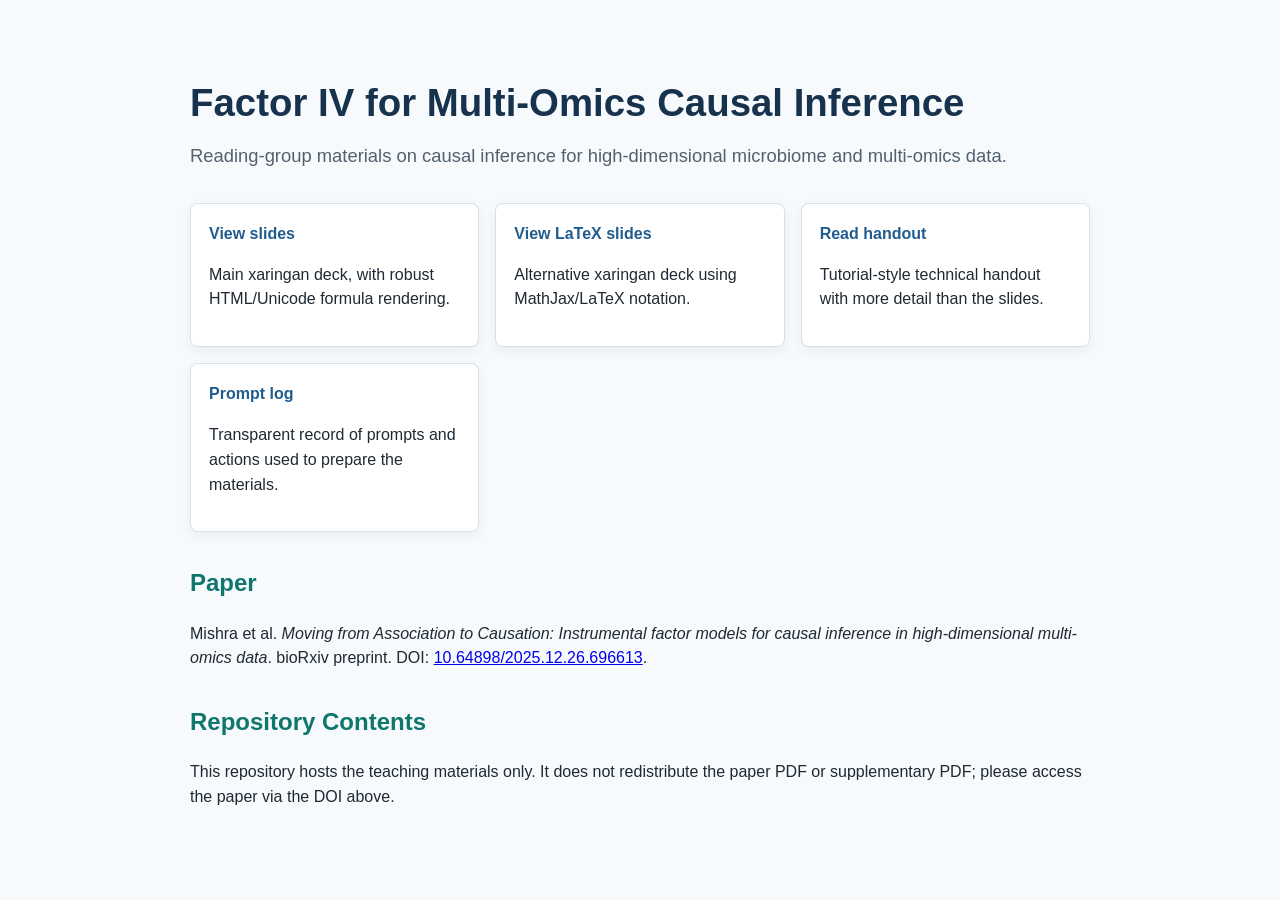
<file: index.html>
<!doctype html>
<html lang="en">
<head>
  <meta charset="utf-8">
  <meta name="viewport" content="width=device-width, initial-scale=1">
  <title>Factor IV Reading Group</title>
  <style>
    body {
      margin: 0;
      font-family: -apple-system, BlinkMacSystemFont, "Segoe UI", sans-serif;
      color: #1f2933;
      background: #f7fafc;
      line-height: 1.55;
    }
    main {
      max-width: 900px;
      margin: 0 auto;
      padding: 56px 24px;
    }
    h1 {
      color: #17324d;
      font-size: 2.4rem;
      line-height: 1.1;
      margin-bottom: 0.4rem;
    }
    h2 {
      color: #0f766e;
      margin-top: 2rem;
    }
    .subtitle {
      color: #526170;
      font-size: 1.15rem;
      margin-bottom: 2rem;
    }
    .cards {
      display: grid;
      grid-template-columns: repeat(auto-fit, minmax(220px, 1fr));
      gap: 16px;
      margin: 24px 0;
    }
    .card {
      background: white;
      border: 1px solid #d8e0e7;
      border-radius: 8px;
      padding: 18px;
      box-shadow: 0 4px 12px rgba(31, 41, 51, 0.06);
    }
    .card a {
      color: #215c8f;
      font-weight: 700;
      text-decoration: none;
    }
    .card a:hover {
      text-decoration: underline;
    }
    code {
      background: #edf2f7;
      padding: 0.1rem 0.25rem;
      border-radius: 4px;
    }
  </style>
</head>
<body>
  <main>
    <h1>Factor IV for Multi-Omics Causal Inference</h1>
    <p class="subtitle">Reading-group materials on causal inference for high-dimensional microbiome and multi-omics data.</p>

    <div class="cards">
      <div class="card">
        <a href="slides.html">View slides</a>
        <p>Main xaringan deck, with robust HTML/Unicode formula rendering.</p>
      </div>
      <div class="card">
        <a href="slides_latex.html">View LaTeX slides</a>
        <p>Alternative xaringan deck using MathJax/LaTeX notation.</p>
      </div>
      <div class="card">
        <a href="handout.html">Read handout</a>
        <p>Tutorial-style technical handout with more detail than the slides.</p>
      </div>
      <div class="card">
        <a href="PROMPT_LOG.md">Prompt log</a>
        <p>Transparent record of prompts and actions used to prepare the materials.</p>
      </div>
    </div>

    <h2>Paper</h2>
    <p>
      Mishra et al. <em>Moving from Association to Causation: Instrumental factor models for causal inference in high-dimensional multi-omics data</em>.
      bioRxiv preprint. DOI:
      <a href="https://doi.org/10.64898/2025.12.26.696613">10.64898/2025.12.26.696613</a>.
    </p>

    <h2>Repository Contents</h2>
    <p>
      This repository hosts the teaching materials only. It does not redistribute the paper PDF or supplementary PDF; please access the paper via the DOI above.
    </p>
  </main>
</body>
</html>
</file>
